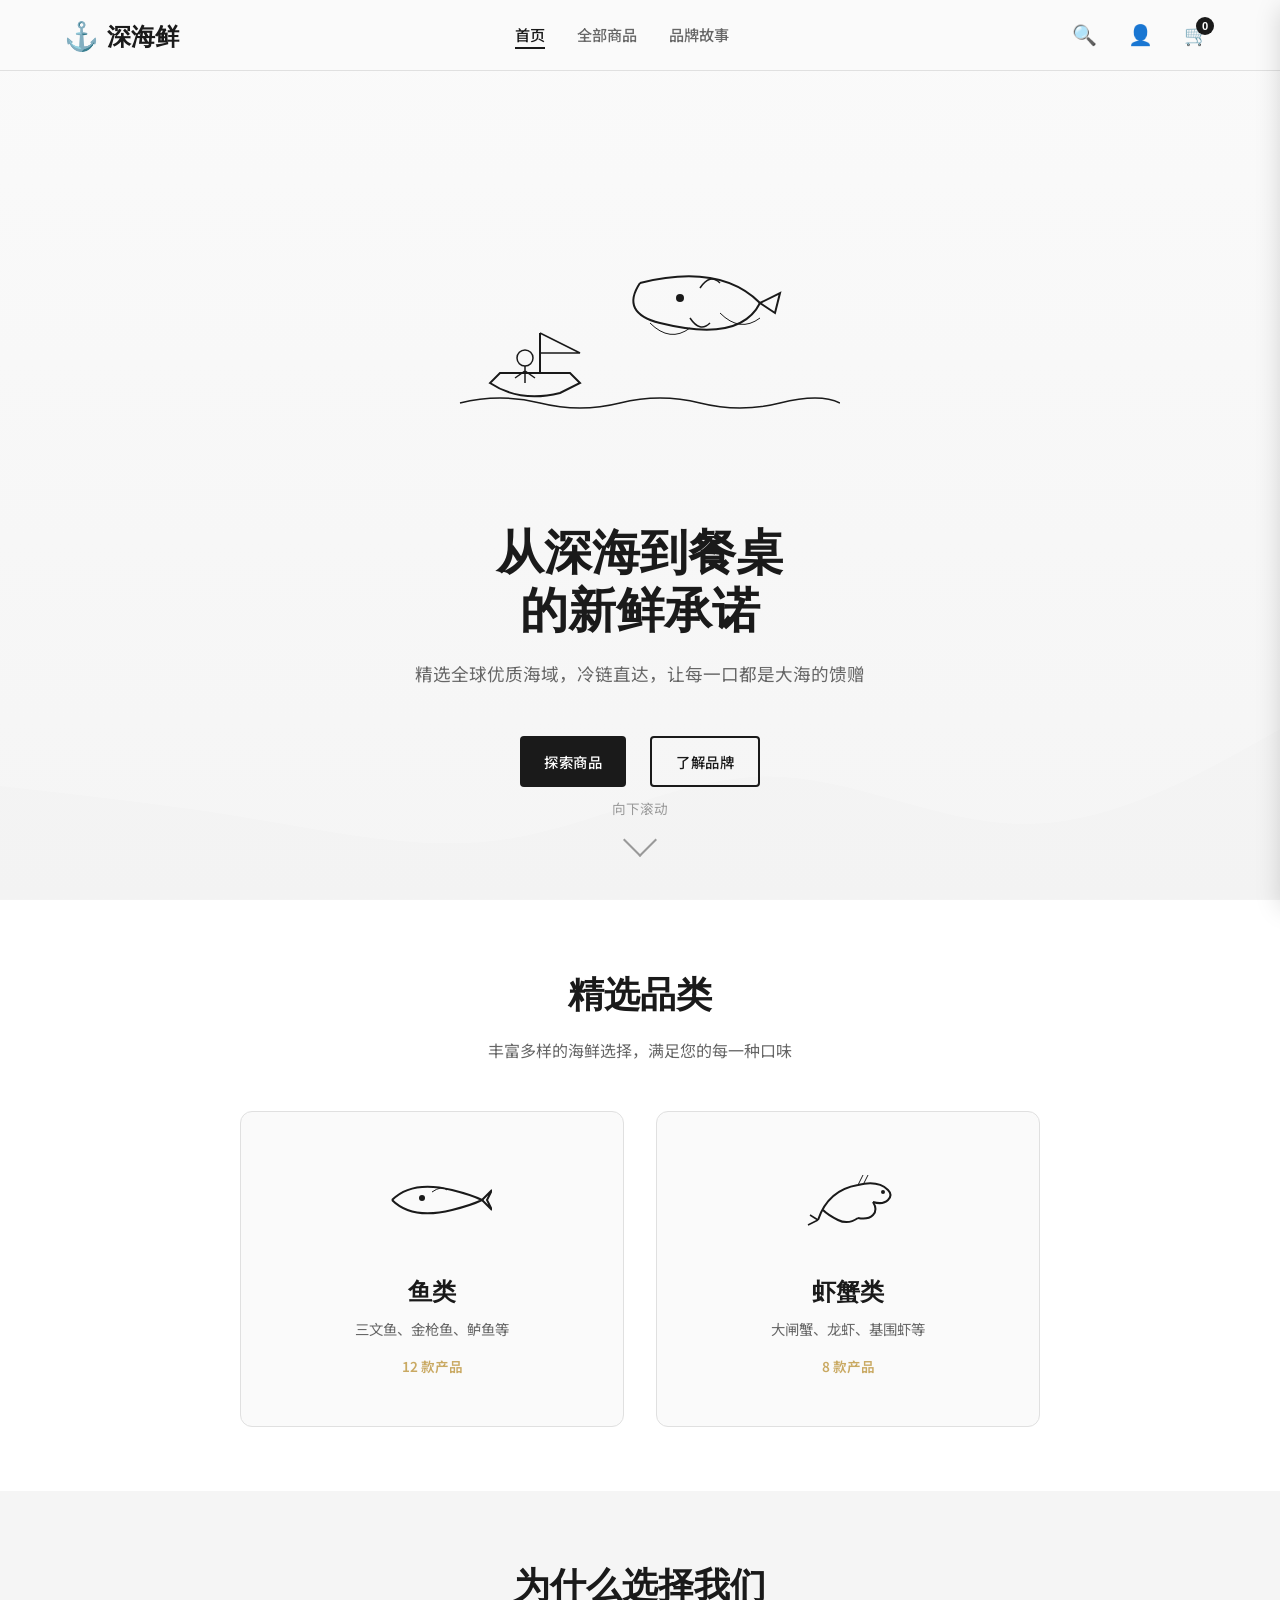
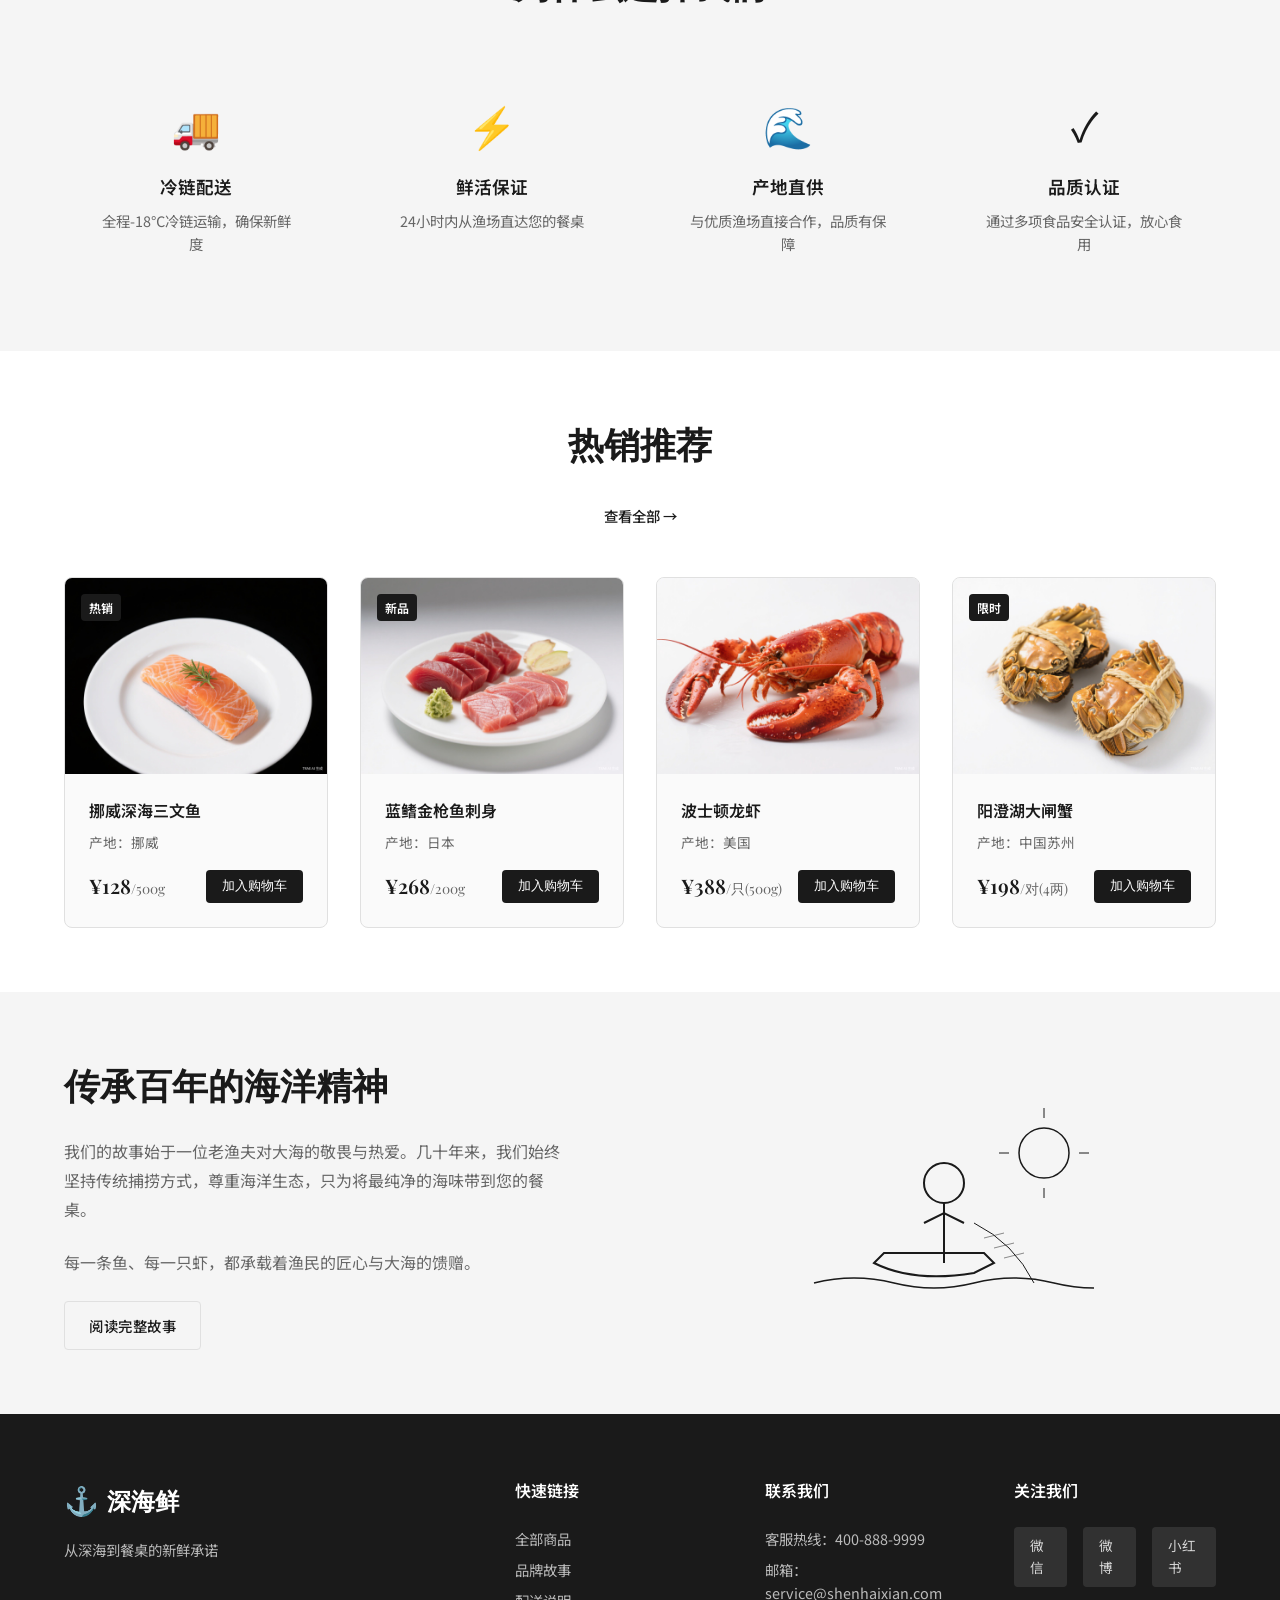
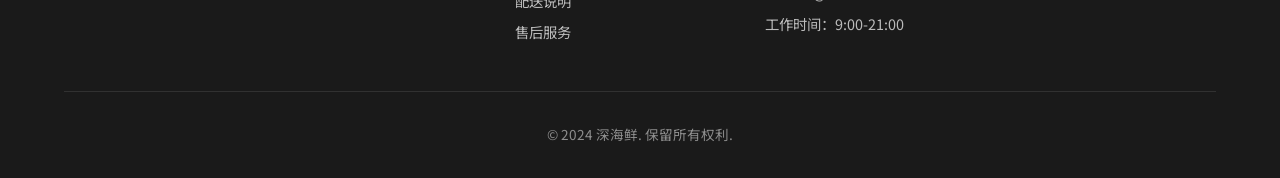
<file: index.html>
<!DOCTYPE html>
<html lang="zh-CN">
<head>
    <meta charset="UTF-8">
    <meta name="viewport" content="width=device-width, initial-scale=1.0">
    <title>深海鲜 - 从深海到餐桌的新鲜承诺</title>
    <link rel="stylesheet" href="styles.css">
    <link href="https://fonts.googleapis.com/css2?family=Playfair+Display:wght@400;600;700&family=Noto+Sans+SC:wght@300;400;500;700&display=swap" rel="stylesheet">
</head>
<body>
    <!-- 导航栏 -->
    <nav class="navbar">
        <div class="nav-container">
            <a href="index.html" class="logo">
                <span class="logo-icon">⚓</span>
                <span class="logo-text">深海鲜</span>
            </a>
            <ul class="nav-menu">
                <li><a href="index.html" class="active">首页</a></li>
                <li><a href="products.html">全部商品</a></li>
                <li><a href="about.html">品牌故事</a></li>
            </ul>
            <div class="nav-actions">
                <button class="icon-btn" id="searchBtn">🔍</button>
                <button class="icon-btn" id="userBtn">👤</button>
                <button class="icon-btn cart-btn" id="cartBtn">
                    🛒
                    <span class="cart-count">0</span>
                </button>
                <button class="mobile-menu-btn" id="mobileMenuBtn">☰</button>
            </div>
        </div>
    </nav>

    <!-- Hero区域 -->
    <section class="hero">
        <div class="hero-bg">
            <div class="wave-pattern"></div>
        </div>
        <div class="hero-content">
            <div class="hero-illustration">
                <svg viewBox="0 0 400 300" class="fishing-scene">
                    <!-- 渔船 -->
                    <path d="M50 200 Q80 220 120 210 L140 200 L130 190 L60 190 Z" fill="none" stroke="#1a1a1a" stroke-width="2"/>
                    <line x1="100" y1="190" x2="100" y2="150" stroke="#1a1a1a" stroke-width="2"/>
                    <path d="M100 150 L140 170 L100 170" fill="none" stroke="#1a1a1a" stroke-width="1.5"/>
                    <!-- 渔夫剪影 -->
                    <circle cx="85" cy="175" r="8" fill="none" stroke="#1a1a1a" stroke-width="1.5"/>
                    <path d="M85 183 L85 200 M75 195 L85 188 L95 195" fill="none" stroke="#1a1a1a" stroke-width="1.5"/>
                    <!-- 大鱼 -->
                    <path d="M200 100 Q280 80 320 120 Q300 160 220 140 Q180 130 200 100" fill="none" stroke="#1a1a1a" stroke-width="2"/>
                    <path d="M320 120 L340 110 L335 130 Z" fill="none" stroke="#1a1a1a" stroke-width="2"/>
                    <circle cx="240" cy="115" r="4" fill="#1a1a1a"/>
                    <!-- 鱼鳍 -->
                    <path d="M260 105 Q270 90 280 100" fill="none" stroke="#1a1a1a" stroke-width="1.5"/>
                    <path d="M250 135 Q260 150 270 140" fill="none" stroke="#1a1a1a" stroke-width="1.5"/>
                    <!-- 水花 -->
                    <path d="M210 140 Q230 160 250 145" fill="none" stroke="#1a1a1a" stroke-width="1"/>
                    <path d="M280 130 Q300 150 320 135" fill="none" stroke="#1a1a1a" stroke-width="1"/>
                    <!-- 波浪 -->
                    <path d="M20 220 Q60 210 100 220 Q140 230 180 220 Q220 210 260 220 Q300 230 340 220 Q380 210 400 220" fill="none" stroke="#1a1a1a" stroke-width="1.5"/>
                </svg>
            </div>
            <h1 class="hero-title">从深海到餐桌<br>的新鲜承诺</h1>
            <p class="hero-subtitle">精选全球优质海域，冷链直达，让每一口都是大海的馈赠</p>
            <div class="hero-actions">
                <a href="products.html" class="btn btn-primary">探索商品</a>
                <a href="about.html" class="btn btn-secondary">了解品牌</a>
            </div>
        </div>
        <div class="scroll-indicator">
            <span>向下滚动</span>
            <div class="scroll-arrow"></div>
        </div>
    </section>

    <!-- 产品分类 -->
    <section class="categories">
        <div class="container">
            <div class="section-header">
                <h2 class="section-title">精选品类</h2>
                <p class="section-subtitle">丰富多样的海鲜选择，满足您的每一种口味</p>
            </div>
            <div class="category-grid">
                <a href="products.html?category=fish" class="category-card">
                    <div class="category-illustration">
                        <svg viewBox="0 0 120 80" class="category-icon">
                            <path d="M20 40 Q40 20 80 30 Q100 35 110 40 Q100 45 80 50 Q40 60 20 40" fill="none" stroke="#1a1a1a" stroke-width="2"/>
                            <path d="M110 40 L120 30 L115 40 L120 50 Z" fill="none" stroke="#1a1a1a" stroke-width="2"/>
                            <circle cx="50" cy="38" r="3" fill="#1a1a1a"/>
                            <path d="M60 32 Q70 25 75 30" fill="none" stroke="#1a1a1a" stroke-width="1"/>
                        </svg>
                    </div>
                    <h3>鱼类</h3>
                    <p>三文鱼、金枪鱼、鲈鱼等</p>
                    <span class="product-count">12 款产品</span>
                </a>
                <a href="products.html?category=shrimp" class="category-card">
                    <div class="category-illustration">
                        <svg viewBox="0 0 120 80" class="category-icon">
                            <path d="M30 60 Q40 30 70 25 Q90 20 100 30 Q105 35 100 40 Q95 45 85 42" fill="none" stroke="#1a1a1a" stroke-width="2"/>
                            <path d="M85 42 Q90 50 85 55 Q80 60 70 58" fill="none" stroke="#1a1a1a" stroke-width="2"/>
                            <path d="M70 58 Q60 65 50 60 Q40 55 35 50" fill="none" stroke="#1a1a1a" stroke-width="2"/>
                            <path d="M30 60 L20 65 M30 60 L22 55" fill="none" stroke="#1a1a1a" stroke-width="1.5"/>
                            <circle cx="95" cy="32" r="2" fill="#1a1a1a"/>
                            <path d="M70 25 L75 15 M75 25 L80 15" fill="none" stroke="#1a1a1a" stroke-width="1"/>
                        </svg>
                    </div>
                    <h3>虾蟹类</h3>
                    <p>大闸蟹、龙虾、基围虾等</p>
                    <span class="product-count">8 款产品</span>
                </a>
            </div>
        </div>
    </section>

    <!-- 特色服务 -->
    <section class="features">
        <div class="container">
            <div class="section-header">
                <h2 class="section-title">为什么选择我们</h2>
            </div>
            <div class="feature-grid">
                <div class="feature-item">
                    <div class="feature-icon">🚚</div>
                    <h3>冷链配送</h3>
                    <p>全程-18℃冷链运输，确保新鲜度</p>
                </div>
                <div class="feature-item">
                    <div class="feature-icon">⚡</div>
                    <h3>鲜活保证</h3>
                    <p>24小时内从渔场直达您的餐桌</p>
                </div>
                <div class="feature-item">
                    <div class="feature-icon">🌊</div>
                    <h3>产地直供</h3>
                    <p>与优质渔场直接合作，品质有保障</p>
                </div>
                <div class="feature-item">
                    <div class="feature-icon">✓</div>
                    <h3>品质认证</h3>
                    <p>通过多项食品安全认证，放心食用</p>
                </div>
            </div>
        </div>
    </section>

    <!-- 热销产品 -->
    <section class="featured-products">
        <div class="container">
            <div class="section-header">
                <h2 class="section-title">热销推荐</h2>
                <a href="products.html" class="view-all">查看全部 →</a>
            </div>
            <div class="product-grid">
                <div class="product-card" data-product-id="1">
                    <div class="product-image">
                        <img src="images/salmon.jpg" alt="挪威深海三文鱼" loading="lazy">
                        <span class="product-tag">热销</span>
                    </div>
                    <div class="product-info">
                        <h3 class="product-name">挪威深海三文鱼</h3>
                        <p class="product-origin">产地：挪威</p>
                        <div class="product-footer">
                            <span class="product-price">¥128<span>/500g</span></span>
                            <button class="add-to-cart" data-product-id="1">加入购物车</button>
                        </div>
                    </div>
                </div>
                <div class="product-card" data-product-id="2">
                    <div class="product-image">
                        <img src="images/tuna.jpg" alt="蓝鳍金枪鱼刺身" loading="lazy">
                        <span class="product-tag">新品</span>
                    </div>
                    <div class="product-info">
                        <h3 class="product-name">蓝鳍金枪鱼刺身</h3>
                        <p class="product-origin">产地：日本</p>
                        <div class="product-footer">
                            <span class="product-price">¥268<span>/200g</span></span>
                            <button class="add-to-cart" data-product-id="2">加入购物车</button>
                        </div>
                    </div>
                </div>
                <div class="product-card" data-product-id="3">
                    <div class="product-image">
                        <img src="images/lobster.jpg" alt="波士顿龙虾" loading="lazy">
                    </div>
                    <div class="product-info">
                        <h3 class="product-name">波士顿龙虾</h3>
                        <p class="product-origin">产地：美国</p>
                        <div class="product-footer">
                            <span class="product-price">¥388<span>/只(500g)</span></span>
                            <button class="add-to-cart" data-product-id="3">加入购物车</button>
                        </div>
                    </div>
                </div>
                <div class="product-card" data-product-id="4">
                    <div class="product-image">
                        <img src="images/crab.jpg" alt="阳澄湖大闸蟹" loading="lazy">
                        <span class="product-tag">限时</span>
                    </div>
                    <div class="product-info">
                        <h3 class="product-name">阳澄湖大闸蟹</h3>
                        <p class="product-origin">产地：中国苏州</p>
                        <div class="product-footer">
                            <span class="product-price">¥198<span>/对(4两)</span></span>
                            <button class="add-to-cart" data-product-id="4">加入购物车</button>
                        </div>
                    </div>
                </div>
            </div>
        </div>
    </section>

    <!-- 品牌故事预览 -->
    <section class="brand-preview">
        <div class="container">
            <div class="brand-content">
                <div class="brand-text">
                    <h2 class="section-title">传承百年的海洋精神</h2>
                    <p>我们的故事始于一位老渔夫对大海的敬畏与热爱。几十年来，我们始终坚持传统捕捞方式，尊重海洋生态，只为将最纯净的海味带到您的餐桌。</p>
                    <p>每一条鱼、每一只虾，都承载着渔民的匠心与大海的馈赠。</p>
                    <a href="about.html" class="btn btn-outline">阅读完整故事</a>
                </div>
                <div class="brand-illustration">
                    <svg viewBox="0 0 300 200" class="fisherman-scene">
                        <!-- 老渔夫 -->
                        <circle cx="150" cy="80" r="20" fill="none" stroke="#1a1a1a" stroke-width="2"/>
                        <path d="M150 100 L150 160 M130 120 L150 110 L170 120" fill="none" stroke="#1a1a1a" stroke-width="2"/>
                        <!-- 渔船 -->
                        <path d="M80 160 Q120 180 180 170 L200 160 L190 150 L90 150 Z" fill="none" stroke="#1a1a1a" stroke-width="2"/>
                        <!-- 渔网 -->
                        <path d="M180 120 Q220 140 240 180" fill="none" stroke="#1a1a1a" stroke-width="1"/>
                        <line x1="190" y1="135" x2="210" y2="130" stroke="#1a1a1a" stroke-width="0.5"/>
                        <line x1="200" y1="145" x2="220" y2="140" stroke="#1a1a1a" stroke-width="0.5"/>
                        <line x1="210" y1="155" x2="230" y2="150" stroke="#1a1a1a" stroke-width="0.5"/>
                        <!-- 海浪 -->
                        <path d="M20 180 Q60 170 100 180 Q140 190 180 180 Q220 170 260 180 Q300 190 340 180" fill="none" stroke="#1a1a1a" stroke-width="1.5"/>
                        <!-- 太阳 -->
                        <circle cx="250" cy="50" r="25" fill="none" stroke="#1a1a1a" stroke-width="1.5"/>
                        <line x1="250" y1="15" x2="250" y2="5" stroke="#1a1a1a" stroke-width="1"/>
                        <line x1="250" y1="85" x2="250" y2="95" stroke="#1a1a1a" stroke-width="1"/>
                        <line x1="215" y1="50" x2="205" y2="50" stroke="#1a1a1a" stroke-width="1"/>
                        <line x1="285" y1="50" x2="295" y2="50" stroke="#1a1a1a" stroke-width="1"/>
                    </svg>
                </div>
            </div>
        </div>
    </section>

    <!-- 页脚 -->
    <footer class="footer">
        <div class="container">
            <div class="footer-grid">
                <div class="footer-brand">
                    <a href="index.html" class="logo">
                        <span class="logo-icon">⚓</span>
                        <span class="logo-text">深海鲜</span>
                    </a>
                    <p>从深海到餐桌的新鲜承诺</p>
                </div>
                <div class="footer-links">
                    <h4>快速链接</h4>
                    <ul>
                        <li><a href="products.html">全部商品</a></li>
                        <li><a href="about.html">品牌故事</a></li>
                        <li><a href="#">配送说明</a></li>
                        <li><a href="#">售后服务</a></li>
                    </ul>
                </div>
                <div class="footer-links">
                    <h4>联系我们</h4>
                    <ul>
                        <li>客服热线：400-888-9999</li>
                        <li>邮箱：service@shenhaixian.com</li>
                        <li>工作时间：9:00-21:00</li>
                    </ul>
                </div>
                <div class="footer-social">
                    <h4>关注我们</h4>
                    <div class="social-links">
                        <a href="#" class="social-link">微信</a>
                        <a href="#" class="social-link">微博</a>
                        <a href="#" class="social-link">小红书</a>
                    </div>
                </div>
            </div>
            <div class="footer-bottom">
                <p>&copy; 2024 深海鲜. 保留所有权利.</p>
            </div>
        </div>
    </footer>

    <!-- 购物车侧边栏 -->
    <div class="cart-sidebar" id="cartSidebar">
        <div class="cart-header">
            <h3>购物车</h3>
            <button class="close-btn" id="closeCart">×</button>
        </div>
        <div class="cart-items" id="cartItems">
            <!-- 购物车商品将动态插入这里 -->
        </div>
        <div class="cart-footer">
            <div class="cart-total">
                <span>总计：</span>
                <span class="total-price" id="cartTotal">¥0</span>
            </div>
            <button class="btn btn-primary btn-full">去结算</button>
        </div>
    </div>
    <div class="cart-overlay" id="cartOverlay"></div>

    <!-- 登录弹窗 -->
    <div class="modal" id="loginModal">
        <div class="modal-content">
            <div class="modal-header">
                <h3>会员登录</h3>
                <button class="close-btn" id="closeLogin">×</button>
            </div>
            <form class="login-form">
                <div class="form-group">
                    <label>手机号</label>
                    <input type="tel" placeholder="请输入手机号">
                </div>
                <div class="form-group">
                    <label>密码</label>
                    <input type="password" placeholder="请输入密码">
                </div>
                <button type="submit" class="btn btn-primary btn-full">登录</button>
                <p class="form-hint">还没有账号？<a href="#">立即注册</a></p>
            </form>
        </div>
    </div>

    <script src="script.js"></script>
</body>
</html>
</file>
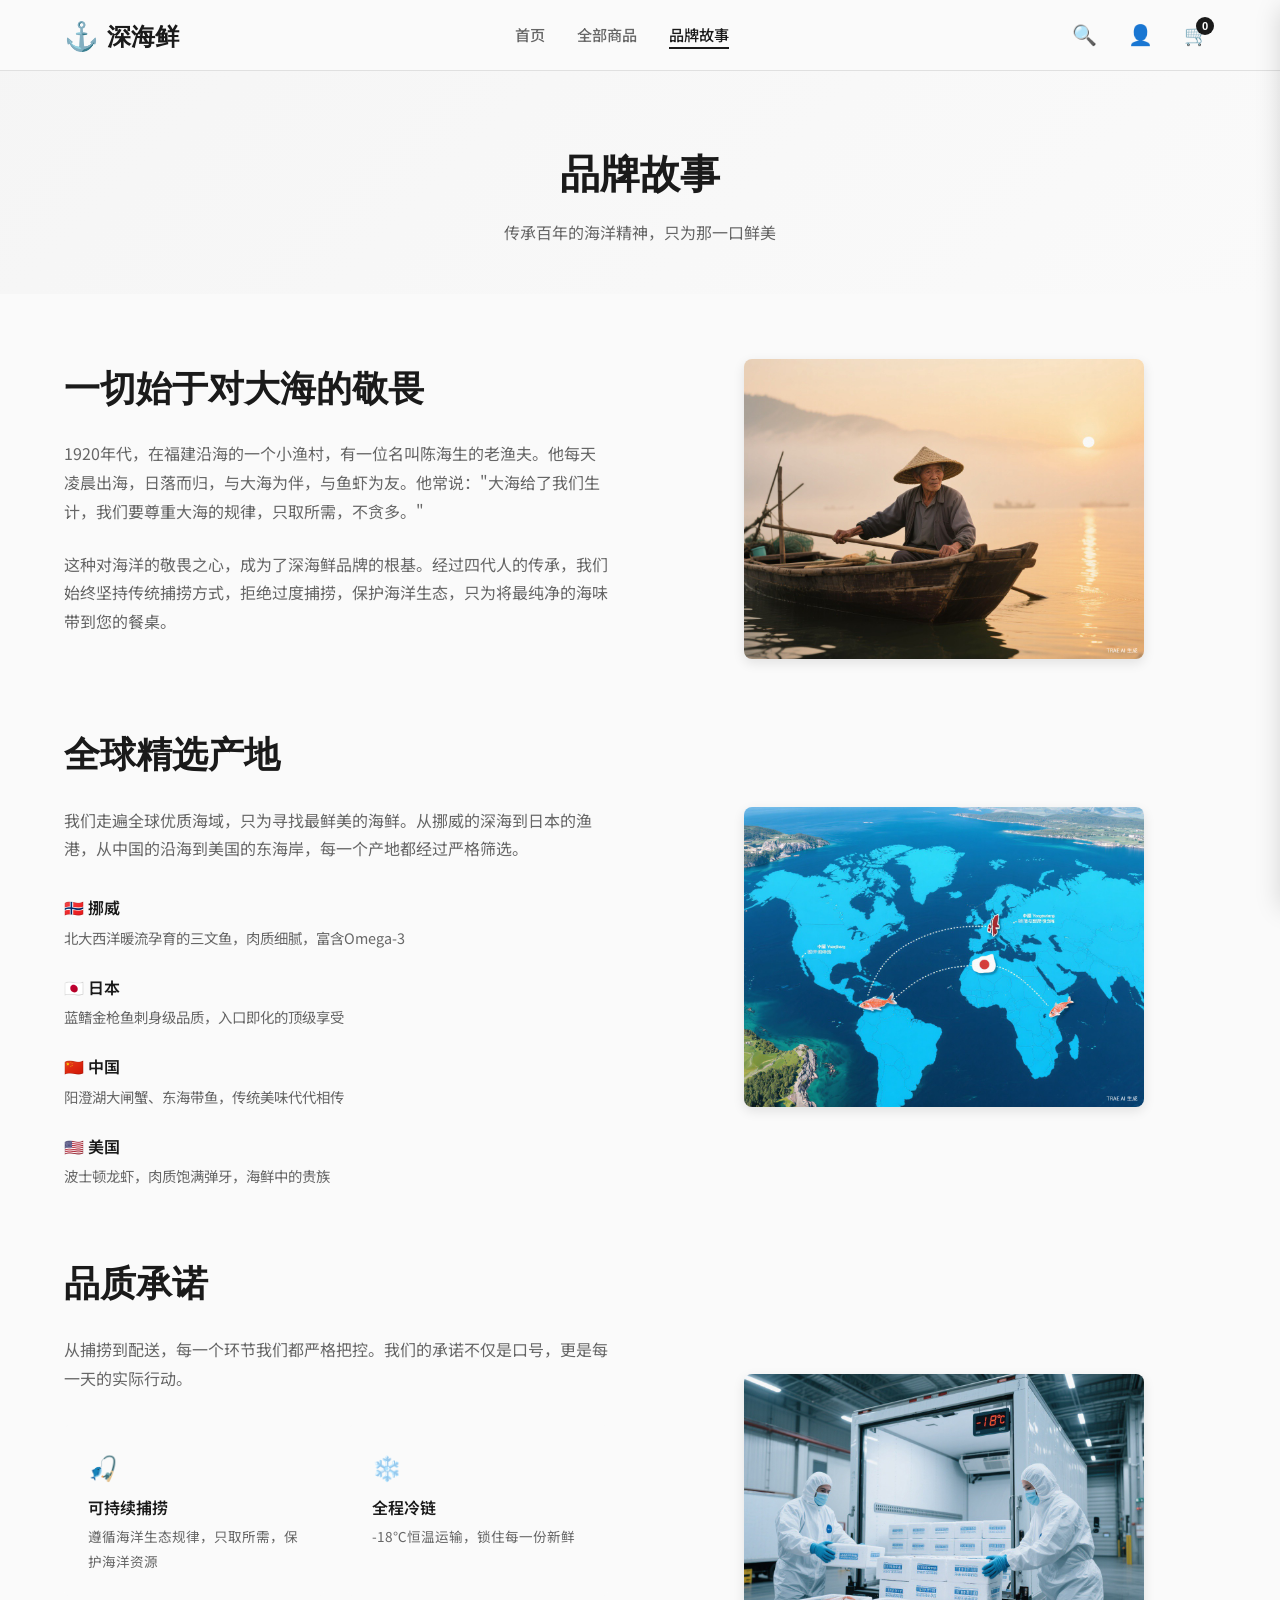
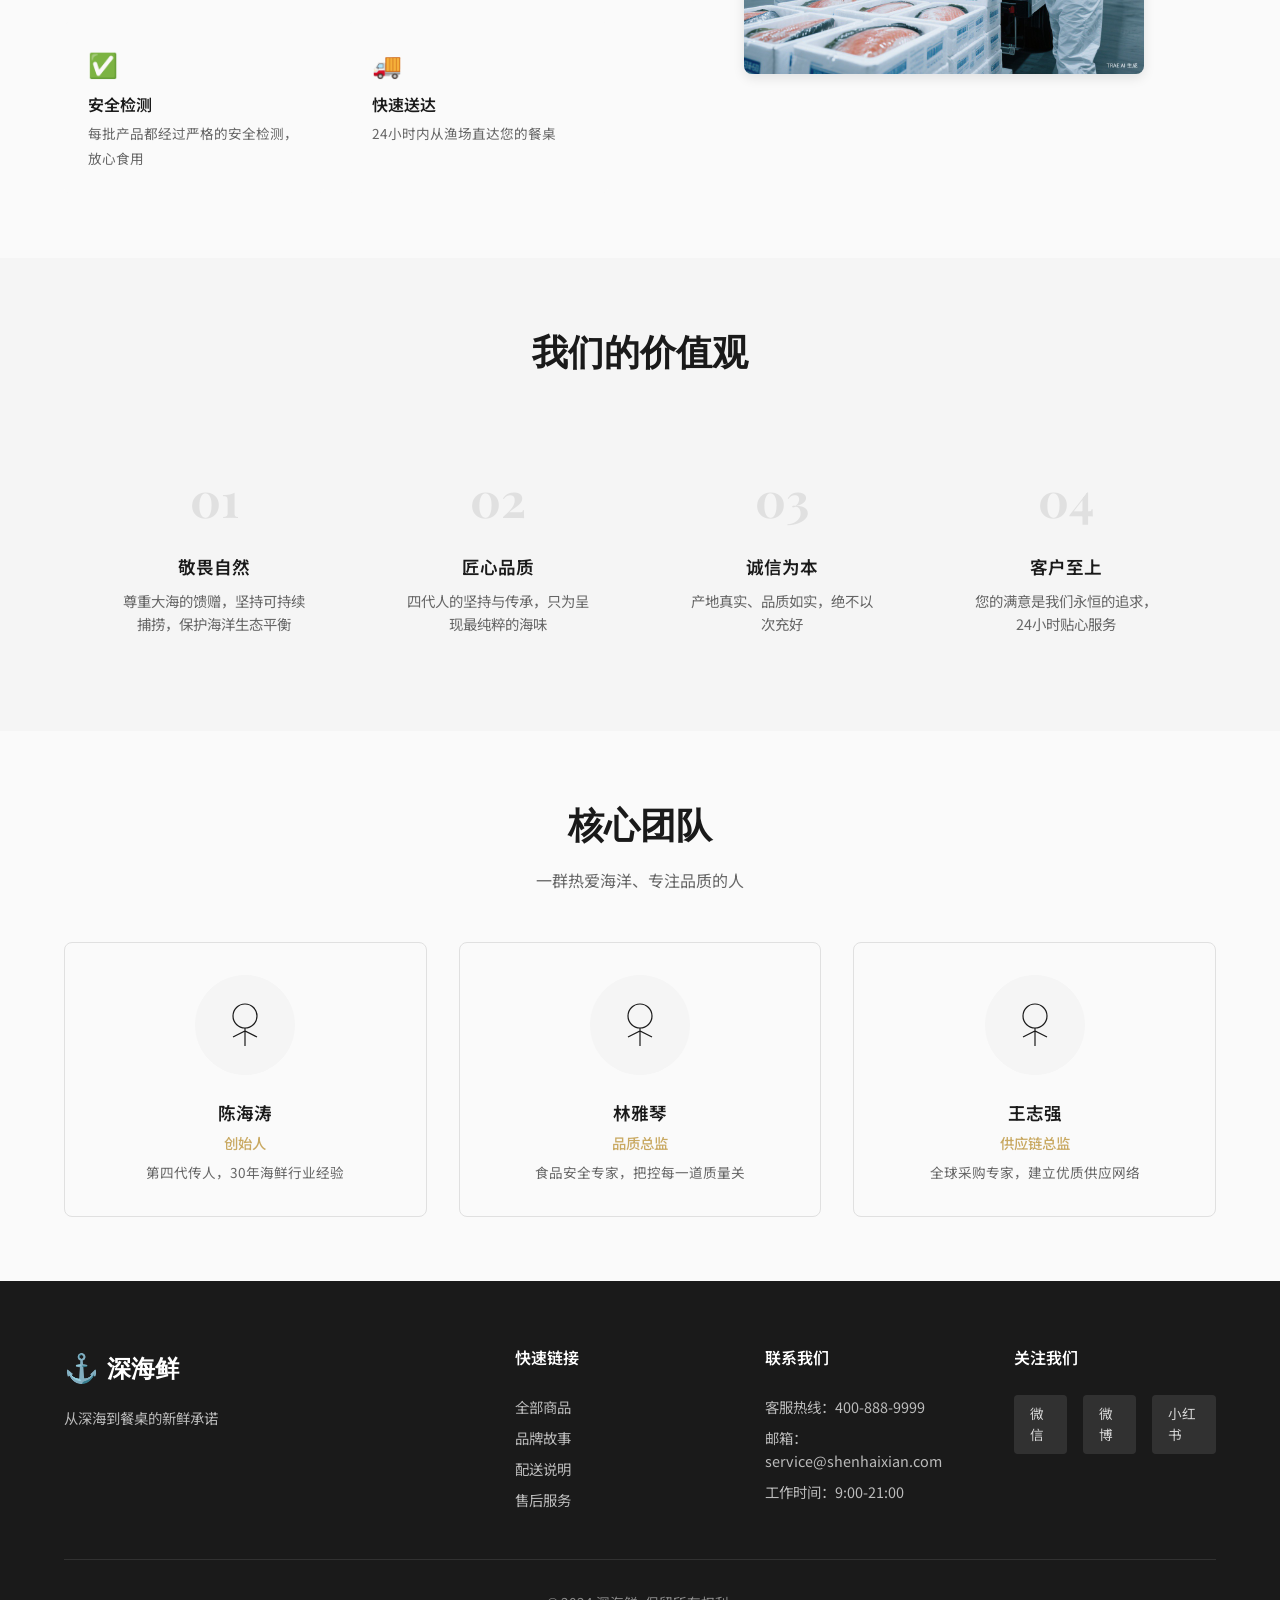
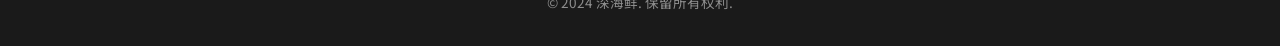
<file: about.html>
<!DOCTYPE html>
<html lang="zh-CN">
<head>
    <meta charset="UTF-8">
    <meta name="viewport" content="width=device-width, initial-scale=1.0">
    <title>品牌故事 - 深海鲜</title>
    <link rel="stylesheet" href="styles.css">
    <link href="https://fonts.googleapis.com/css2?family=Playfair+Display:wght@400;600;700&family=Noto+Sans+SC:wght@300;400;500;700&display=swap" rel="stylesheet">
</head>
<body>
    <!-- 导航栏 -->
    <nav class="navbar">
        <div class="nav-container">
            <a href="index.html" class="logo">
                <span class="logo-icon">⚓</span>
                <span class="logo-text">深海鲜</span>
            </a>
            <ul class="nav-menu">
                <li><a href="index.html">首页</a></li>
                <li><a href="products.html">全部商品</a></li>
                <li><a href="about.html" class="active">品牌故事</a></li>
            </ul>
            <div class="nav-actions">
                <button class="icon-btn" id="searchBtn">🔍</button>
                <button class="icon-btn" id="userBtn">👤</button>
                <button class="icon-btn cart-btn" id="cartBtn">
                    🛒
                    <span class="cart-count">0</span>
                </button>
                <button class="mobile-menu-btn" id="mobileMenuBtn">☰</button>
            </div>
        </div>
    </nav>

    <!-- 页面标题 -->
    <section class="page-header about-header">
        <div class="container">
            <h1 class="page-title">品牌故事</h1>
            <p class="page-subtitle">传承百年的海洋精神，只为那一口鲜美</p>
        </div>
    </section>

    <!-- 品牌故事内容 -->
    <section class="about-content">
        <div class="container">
            <!-- 创始故事 -->
            <div class="story-section">
                <div class="story-text">
                    <h2 class="section-title">一切始于对大海的敬畏</h2>
                    <p>1920年代，在福建沿海的一个小渔村，有一位名叫陈海生的老渔夫。他每天凌晨出海，日落而归，与大海为伴，与鱼虾为友。他常说："大海给了我们生计，我们要尊重大海的规律，只取所需，不贪多。"</p>
                    <p>这种对海洋的敬畏之心，成为了深海鲜品牌的根基。经过四代人的传承，我们始终坚持传统捕捞方式，拒绝过度捕捞，保护海洋生态，只为将最纯净的海味带到您的餐桌。</p>
                </div>
                <div class="story-illustration">
                    <img src="images/fisherman.jpg" alt="老渔夫出海" loading="lazy">
                </div>
            </div>

            <!-- 产地介绍 -->
            <div class="story-section reverse">
                <div class="story-illustration">
                    <img src="images/worldmap.jpg" alt="全球产地分布" loading="lazy">
                </div>
                <div class="story-text">
                    <h2 class="section-title">全球精选产地</h2>
                    <p>我们走遍全球优质海域，只为寻找最鲜美的海鲜。从挪威的深海到日本的渔港，从中国的沿海到美国的东海岸，每一个产地都经过严格筛选。</p>
                    <div class="origin-list">
                        <div class="origin-item">
                            <h4>🇳🇴 挪威</h4>
                            <p>北大西洋暖流孕育的三文鱼，肉质细腻，富含Omega-3</p>
                        </div>
                        <div class="origin-item">
                            <h4>🇯🇵 日本</h4>
                            <p>蓝鳍金枪鱼刺身级品质，入口即化的顶级享受</p>
                        </div>
                        <div class="origin-item">
                            <h4>🇨🇳 中国</h4>
                            <p>阳澄湖大闸蟹、东海带鱼，传统美味代代相传</p>
                        </div>
                        <div class="origin-item">
                            <h4>🇺🇸 美国</h4>
                            <p>波士顿龙虾，肉质饱满弹牙，海鲜中的贵族</p>
                        </div>
                    </div>
                </div>
            </div>

            <!-- 品质承诺 -->
            <div class="story-section">
                <div class="story-text">
                    <h2 class="section-title">品质承诺</h2>
                    <p>从捕捞到配送，每一个环节我们都严格把控。我们的承诺不仅是口号，更是每一天的实际行动。</p>
                    <div class="promise-grid">
                        <div class="promise-item">
                            <div class="promise-icon">🎣</div>
                            <h4>可持续捕捞</h4>
                            <p>遵循海洋生态规律，只取所需，保护海洋资源</p>
                        </div>
                        <div class="promise-item">
                            <div class="promise-icon">❄️</div>
                            <h4>全程冷链</h4>
                            <p>-18℃恒温运输，锁住每一份新鲜</p>
                        </div>
                        <div class="promise-item">
                            <div class="promise-icon">✅</div>
                            <h4>安全检测</h4>
                            <p>每批产品都经过严格的安全检测，放心食用</p>
                        </div>
                        <div class="promise-item">
                            <div class="promise-icon">🚚</div>
                            <h4>快速送达</h4>
                            <p>24小时内从渔场直达您的餐桌</p>
                        </div>
                    </div>
                </div>
                <div class="story-illustration">
                    <img src="images/coldchain.jpg" alt="冷链配送" loading="lazy">
                </div>
            </div>

            <!-- 价值观 -->
            <div class="values-section">
                <div class="section-header">
                    <h2 class="section-title">我们的价值观</h2>
                </div>
                <div class="values-grid">
                    <div class="value-card">
                        <div class="value-number">01</div>
                        <h3>敬畏自然</h3>
                        <p>尊重大海的馈赠，坚持可持续捕捞，保护海洋生态平衡</p>
                    </div>
                    <div class="value-card">
                        <div class="value-number">02</div>
                        <h3>匠心品质</h3>
                        <p>四代人的坚持与传承，只为呈现最纯粹的海味</p>
                    </div>
                    <div class="value-card">
                        <div class="value-number">03</div>
                        <h3>诚信为本</h3>
                        <p>产地真实、品质如实，绝不以次充好</p>
                    </div>
                    <div class="value-card">
                        <div class="value-number">04</div>
                        <h3>客户至上</h3>
                        <p>您的满意是我们永恒的追求，24小时贴心服务</p>
                    </div>
                </div>
            </div>

            <!-- 团队介绍 -->
            <div class="team-section">
                <div class="section-header">
                    <h2 class="section-title">核心团队</h2>
                    <p class="section-subtitle">一群热爱海洋、专注品质的人</p>
                </div>
                <div class="team-grid">
                    <div class="team-card">
                        <div class="team-avatar">
                            <svg viewBox="0 0 100 100" class="avatar-svg">
                                <circle cx="50" cy="35" r="20" fill="none" stroke="#1a1a1a" stroke-width="2"/>
                                <path d="M50 55 L50 85 M30 70 L50 60 L70 70" fill="none" stroke="#1a1a1a" stroke-width="2"/>
                            </svg>
                        </div>
                        <h4>陈海涛</h4>
                        <p class="team-role">创始人</p>
                        <p class="team-desc">第四代传人，30年海鲜行业经验</p>
                    </div>
                    <div class="team-card">
                        <div class="team-avatar">
                            <svg viewBox="0 0 100 100" class="avatar-svg">
                                <circle cx="50" cy="35" r="20" fill="none" stroke="#1a1a1a" stroke-width="2"/>
                                <path d="M50 55 L50 85 M30 70 L50 60 L70 70" fill="none" stroke="#1a1a1a" stroke-width="2"/>
                            </svg>
                        </div>
                        <h4>林雅琴</h4>
                        <p class="team-role">品质总监</p>
                        <p class="team-desc">食品安全专家，把控每一道质量关</p>
                    </div>
                    <div class="team-card">
                        <div class="team-avatar">
                            <svg viewBox="0 0 100 100" class="avatar-svg">
                                <circle cx="50" cy="35" r="20" fill="none" stroke="#1a1a1a" stroke-width="2"/>
                                <path d="M50 55 L50 85 M30 70 L50 60 L70 70" fill="none" stroke="#1a1a1a" stroke-width="2"/>
                            </svg>
                        </div>
                        <h4>王志强</h4>
                        <p class="team-role">供应链总监</p>
                        <p class="team-desc">全球采购专家，建立优质供应网络</p>
                    </div>
                </div>
            </div>
        </div>
    </section>

    <!-- 页脚 -->
    <footer class="footer">
        <div class="container">
            <div class="footer-grid">
                <div class="footer-brand">
                    <a href="index.html" class="logo">
                        <span class="logo-icon">⚓</span>
                        <span class="logo-text">深海鲜</span>
                    </a>
                    <p>从深海到餐桌的新鲜承诺</p>
                </div>
                <div class="footer-links">
                    <h4>快速链接</h4>
                    <ul>
                        <li><a href="products.html">全部商品</a></li>
                        <li><a href="about.html">品牌故事</a></li>
                        <li><a href="#">配送说明</a></li>
                        <li><a href="#">售后服务</a></li>
                    </ul>
                </div>
                <div class="footer-links">
                    <h4>联系我们</h4>
                    <ul>
                        <li>客服热线：400-888-9999</li>
                        <li>邮箱：service@shenhaixian.com</li>
                        <li>工作时间：9:00-21:00</li>
                    </ul>
                </div>
                <div class="footer-social">
                    <h4>关注我们</h4>
                    <div class="social-links">
                        <a href="#" class="social-link">微信</a>
                        <a href="#" class="social-link">微博</a>
                        <a href="#" class="social-link">小红书</a>
                    </div>
                </div>
            </div>
            <div class="footer-bottom">
                <p>&copy; 2024 深海鲜. 保留所有权利.</p>
            </div>
        </div>
    </footer>

    <!-- 购物车侧边栏 -->
    <div class="cart-sidebar" id="cartSidebar">
        <div class="cart-header">
            <h3>购物车</h3>
            <button class="close-btn" id="closeCart">×</button>
        </div>
        <div class="cart-items" id="cartItems">
            <!-- 购物车商品将动态插入这里 -->
        </div>
        <div class="cart-footer">
            <div class="cart-total">
                <span>总计：</span>
                <span class="total-price" id="cartTotal">¥0</span>
            </div>
            <button class="btn btn-primary btn-full">去结算</button>
        </div>
    </div>
    <div class="cart-overlay" id="cartOverlay"></div>

    <!-- 登录弹窗 -->
    <div class="modal" id="loginModal">
        <div class="modal-content">
            <div class="modal-header">
                <h3>会员登录</h3>
                <button class="close-btn" id="closeLogin">×</button>
            </div>
            <form class="login-form">
                <div class="form-group">
                    <label>手机号</label>
                    <input type="tel" placeholder="请输入手机号">
                </div>
                <div class="form-group">
                    <label>密码</label>
                    <input type="password" placeholder="请输入密码">
                </div>
                <button type="submit" class="btn btn-primary btn-full">登录</button>
                <p class="form-hint">还没有账号？<a href="#">立即注册</a></p>
            </form>
        </div>
    </div>

    <script src="script.js"></script>
</body>
</html>
</file>
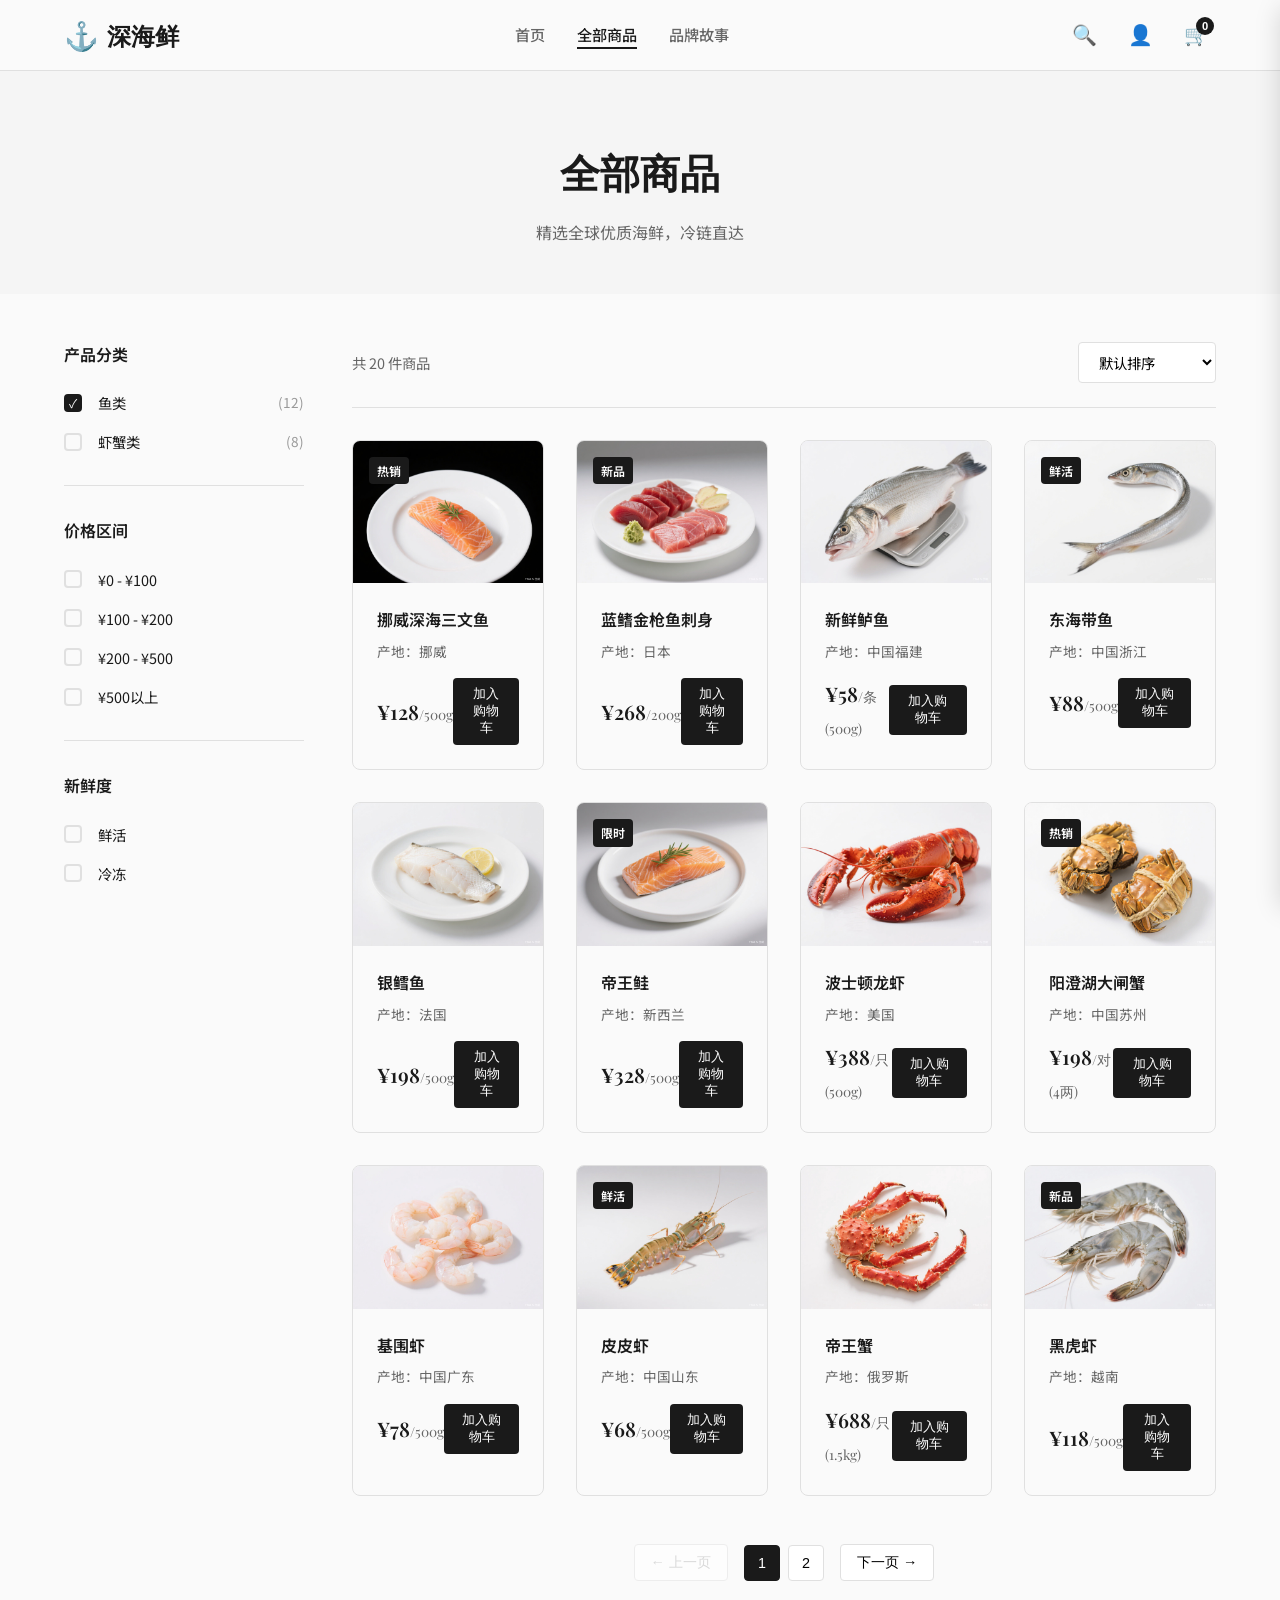
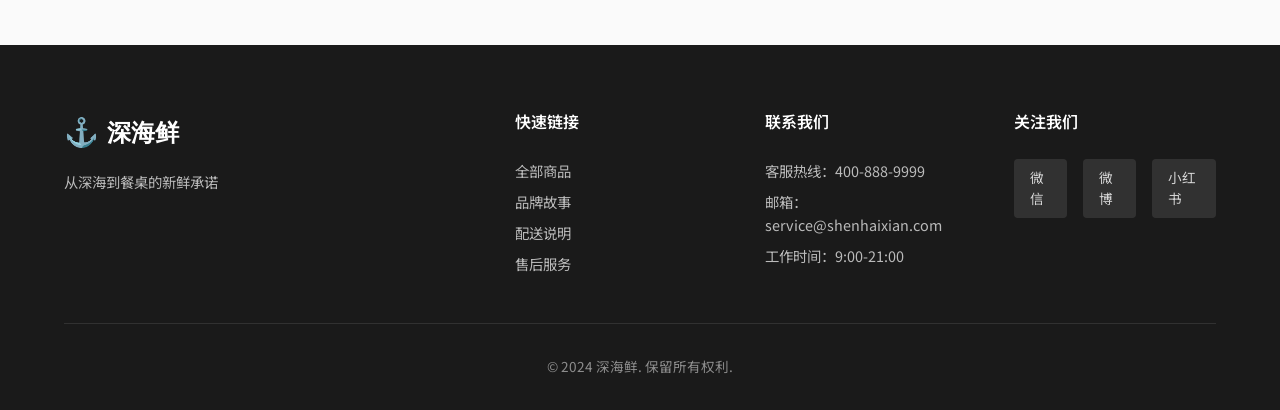
<file: products.html>
<!DOCTYPE html>
<html lang="zh-CN">
<head>
    <meta charset="UTF-8">
    <meta name="viewport" content="width=device-width, initial-scale=1.0">
    <title>全部商品 - 深海鲜</title>
    <link rel="stylesheet" href="styles.css">
    <link href="https://fonts.googleapis.com/css2?family=Playfair+Display:wght@400;600;700&family=Noto+Sans+SC:wght@300;400;500;700&display=swap" rel="stylesheet">
</head>
<body>
    <!-- 导航栏 -->
    <nav class="navbar">
        <div class="nav-container">
            <a href="index.html" class="logo">
                <span class="logo-icon">⚓</span>
                <span class="logo-text">深海鲜</span>
            </a>
            <ul class="nav-menu">
                <li><a href="index.html">首页</a></li>
                <li><a href="products.html" class="active">全部商品</a></li>
                <li><a href="about.html">品牌故事</a></li>
            </ul>
            <div class="nav-actions">
                <button class="icon-btn" id="searchBtn">🔍</button>
                <button class="icon-btn" id="userBtn">👤</button>
                <button class="icon-btn cart-btn" id="cartBtn">
                    🛒
                    <span class="cart-count">0</span>
                </button>
                <button class="mobile-menu-btn" id="mobileMenuBtn">☰</button>
            </div>
        </div>
    </nav>

    <!-- 页面标题 -->
    <section class="page-header">
        <div class="container">
            <h1 class="page-title">全部商品</h1>
            <p class="page-subtitle">精选全球优质海鲜，冷链直达</p>
        </div>
    </section>

    <!-- 产品列表区域 -->
    <section class="products-section">
        <div class="container">
            <div class="products-layout">
                <!-- 侧边筛选栏 -->
                <aside class="filter-sidebar">
                    <div class="filter-group">
                        <h4>产品分类</h4>
                        <ul class="filter-list">
                            <li>
                                <label class="filter-checkbox">
                                    <input type="checkbox" name="category" value="fish" checked>
                                    <span class="checkmark"></span>
                                    <span class="filter-label">鱼类</span>
                                    <span class="filter-count">(12)</span>
                                </label>
                            </li>
                            <li>
                                <label class="filter-checkbox">
                                    <input type="checkbox" name="category" value="shrimp">
                                    <span class="checkmark"></span>
                                    <span class="filter-label">虾蟹类</span>
                                    <span class="filter-count">(8)</span>
                                </label>
                            </li>
                        </ul>
                    </div>
                    <div class="filter-group">
                        <h4>价格区间</h4>
                        <ul class="filter-list">
                            <li>
                                <label class="filter-checkbox">
                                    <input type="checkbox" name="price" value="0-100">
                                    <span class="checkmark"></span>
                                    <span class="filter-label">¥0 - ¥100</span>
                                </label>
                            </li>
                            <li>
                                <label class="filter-checkbox">
                                    <input type="checkbox" name="price" value="100-200">
                                    <span class="checkmark"></span>
                                    <span class="filter-label">¥100 - ¥200</span>
                                </label>
                            </li>
                            <li>
                                <label class="filter-checkbox">
                                    <input type="checkbox" name="price" value="200-500">
                                    <span class="checkmark"></span>
                                    <span class="filter-label">¥200 - ¥500</span>
                                </label>
                            </li>
                            <li>
                                <label class="filter-checkbox">
                                    <input type="checkbox" name="price" value="500+">
                                    <span class="checkmark"></span>
                                    <span class="filter-label">¥500以上</span>
                                </label>
                            </li>
                        </ul>
                    </div>
                    <div class="filter-group">
                        <h4>新鲜度</h4>
                        <ul class="filter-list">
                            <li>
                                <label class="filter-checkbox">
                                    <input type="checkbox" name="freshness" value="alive">
                                    <span class="checkmark"></span>
                                    <span class="filter-label">鲜活</span>
                                </label>
                            </li>
                            <li>
                                <label class="filter-checkbox">
                                    <input type="checkbox" name="freshness" value="frozen">
                                    <span class="checkmark"></span>
                                    <span class="filter-label">冷冻</span>
                                </label>
                            </li>
                        </ul>
                    </div>
                </aside>

                <!-- 产品网格 -->
                <div class="products-content">
                    <!-- 排序和结果数 -->
                    <div class="products-toolbar">
                        <span class="results-count">共 20 件商品</span>
                        <div class="sort-dropdown">
                            <select id="sortSelect">
                                <option value="default">默认排序</option>
                                <option value="price-asc">价格从低到高</option>
                                <option value="price-desc">价格从高到低</option>
                                <option value="newest">最新上架</option>
                            </select>
                        </div>
                    </div>

                    <!-- 产品网格 -->
                    <div class="product-grid" id="productGrid">
                        <!-- 鱼类产品 -->
                        <div class="product-card" data-product-id="1" data-category="fish">
                            <div class="product-image">
                                <img src="images/salmon.jpg" alt="挪威深海三文鱼" loading="lazy">
                                <span class="product-tag">热销</span>
                            </div>
                            <div class="product-info">
                                <h3 class="product-name">挪威深海三文鱼</h3>
                                <p class="product-origin">产地：挪威</p>
                                <div class="product-footer">
                                    <span class="product-price">¥128<span>/500g</span></span>
                                    <button class="add-to-cart" data-product-id="1">加入购物车</button>
                                </div>
                            </div>
                        </div>

                        <div class="product-card" data-product-id="2" data-category="fish">
                            <div class="product-image">
                                <img src="images/tuna.jpg" alt="蓝鳍金枪鱼刺身" loading="lazy">
                                <span class="product-tag">新品</span>
                            </div>
                            <div class="product-info">
                                <h3 class="product-name">蓝鳍金枪鱼刺身</h3>
                                <p class="product-origin">产地：日本</p>
                                <div class="product-footer">
                                    <span class="product-price">¥268<span>/200g</span></span>
                                    <button class="add-to-cart" data-product-id="2">加入购物车</button>
                                </div>
                            </div>
                        </div>

                        <div class="product-card" data-product-id="5" data-category="fish">
                            <div class="product-image">
                                <img src="images/bass.jpg" alt="新鲜鲈鱼" loading="lazy">
                            </div>
                            <div class="product-info">
                                <h3 class="product-name">新鲜鲈鱼</h3>
                                <p class="product-origin">产地：中国福建</p>
                                <div class="product-footer">
                                    <span class="product-price">¥58<span>/条(500g)</span></span>
                                    <button class="add-to-cart" data-product-id="5">加入购物车</button>
                                </div>
                            </div>
                        </div>

                        <div class="product-card" data-product-id="6" data-category="fish">
                            <div class="product-image">
                                <img src="images/ribbonfish.jpg" alt="东海带鱼" loading="lazy">
                                <span class="product-tag">鲜活</span>
                            </div>
                            <div class="product-info">
                                <h3 class="product-name">东海带鱼</h3>
                                <p class="product-origin">产地：中国浙江</p>
                                <div class="product-footer">
                                    <span class="product-price">¥88<span>/500g</span></span>
                                    <button class="add-to-cart" data-product-id="6">加入购物车</button>
                                </div>
                            </div>
                        </div>

                        <div class="product-card" data-product-id="7" data-category="fish">
                            <div class="product-image">
                                <img src="images/cod.jpg" alt="银鳕鱼" loading="lazy">
                            </div>
                            <div class="product-info">
                                <h3 class="product-name">银鳕鱼</h3>
                                <p class="product-origin">产地：法国</p>
                                <div class="product-footer">
                                    <span class="product-price">¥198<span>/500g</span></span>
                                    <button class="add-to-cart" data-product-id="7">加入购物车</button>
                                </div>
                            </div>
                        </div>

                        <div class="product-card" data-product-id="8" data-category="fish">
                            <div class="product-image">
                                <img src="images/kingsalmon.jpg" alt="帝王鲑" loading="lazy">
                                <span class="product-tag">限时</span>
                            </div>
                            <div class="product-info">
                                <h3 class="product-name">帝王鲑</h3>
                                <p class="product-origin">产地：新西兰</p>
                                <div class="product-footer">
                                    <span class="product-price">¥328<span>/500g</span></span>
                                    <button class="add-to-cart" data-product-id="8">加入购物车</button>
                                </div>
                            </div>
                        </div>

                        <!-- 虾蟹类产品 -->
                        <div class="product-card" data-product-id="3" data-category="shrimp">
                            <div class="product-image">
                                <img src="images/lobster.jpg" alt="波士顿龙虾" loading="lazy">
                            </div>
                            <div class="product-info">
                                <h3 class="product-name">波士顿龙虾</h3>
                                <p class="product-origin">产地：美国</p>
                                <div class="product-footer">
                                    <span class="product-price">¥388<span>/只(500g)</span></span>
                                    <button class="add-to-cart" data-product-id="3">加入购物车</button>
                                </div>
                            </div>
                        </div>

                        <div class="product-card" data-product-id="4" data-category="shrimp">
                            <div class="product-image">
                                <img src="images/crab.jpg" alt="阳澄湖大闸蟹" loading="lazy">
                                <span class="product-tag">热销</span>
                            </div>
                            <div class="product-info">
                                <h3 class="product-name">阳澄湖大闸蟹</h3>
                                <p class="product-origin">产地：中国苏州</p>
                                <div class="product-footer">
                                    <span class="product-price">¥198<span>/对(4两)</span></span>
                                    <button class="add-to-cart" data-product-id="4">加入购物车</button>
                                </div>
                            </div>
                        </div>

                        <div class="product-card" data-product-id="9" data-category="shrimp">
                            <div class="product-image">
                                <img src="images/shrimp.jpg" alt="基围虾" loading="lazy">
                            </div>
                            <div class="product-info">
                                <h3 class="product-name">基围虾</h3>
                                <p class="product-origin">产地：中国广东</p>
                                <div class="product-footer">
                                    <span class="product-price">¥78<span>/500g</span></span>
                                    <button class="add-to-cart" data-product-id="9">加入购物车</button>
                                </div>
                            </div>
                        </div>

                        <div class="product-card" data-product-id="10" data-category="shrimp">
                            <div class="product-image">
                                <img src="images/mantiss.jpg" alt="皮皮虾" loading="lazy">
                                <span class="product-tag">鲜活</span>
                            </div>
                            <div class="product-info">
                                <h3 class="product-name">皮皮虾</h3>
                                <p class="product-origin">产地：中国山东</p>
                                <div class="product-footer">
                                    <span class="product-price">¥68<span>/500g</span></span>
                                    <button class="add-to-cart" data-product-id="10">加入购物车</button>
                                </div>
                            </div>
                        </div>

                        <div class="product-card" data-product-id="11" data-category="shrimp">
                            <div class="product-image">
                                <img src="images/kingcrab.jpg" alt="帝王蟹" loading="lazy">
                            </div>
                            <div class="product-info">
                                <h3 class="product-name">帝王蟹</h3>
                                <p class="product-origin">产地：俄罗斯</p>
                                <div class="product-footer">
                                    <span class="product-price">¥688<span>/只(1.5kg)</span></span>
                                    <button class="add-to-cart" data-product-id="11">加入购物车</button>
                                </div>
                            </div>
                        </div>

                        <div class="product-card" data-product-id="12" data-category="shrimp">
                            <div class="product-image">
                                <img src="images/blacktiger.jpg" alt="黑虎虾" loading="lazy">
                                <span class="product-tag">新品</span>
                            </div>
                            <div class="product-info">
                                <h3 class="product-name">黑虎虾</h3>
                                <p class="product-origin">产地：越南</p>
                                <div class="product-footer">
                                    <span class="product-price">¥118<span>/500g</span></span>
                                    <button class="add-to-cart" data-product-id="12">加入购物车</button>
                                </div>
                            </div>
                        </div>
                    </div>

                    <!-- 分页 -->
                    <div class="pagination">
                        <button class="page-btn prev" disabled>← 上一页</button>
                        <div class="page-numbers">
                            <button class="page-number active">1</button>
                            <button class="page-number">2</button>
                        </div>
                        <button class="page-btn next">下一页 →</button>
                    </div>
                </div>
            </div>
        </div>
    </section>

    <!-- 页脚 -->
    <footer class="footer">
        <div class="container">
            <div class="footer-grid">
                <div class="footer-brand">
                    <a href="index.html" class="logo">
                        <span class="logo-icon">⚓</span>
                        <span class="logo-text">深海鲜</span>
                    </a>
                    <p>从深海到餐桌的新鲜承诺</p>
                </div>
                <div class="footer-links">
                    <h4>快速链接</h4>
                    <ul>
                        <li><a href="products.html">全部商品</a></li>
                        <li><a href="about.html">品牌故事</a></li>
                        <li><a href="#">配送说明</a></li>
                        <li><a href="#">售后服务</a></li>
                    </ul>
                </div>
                <div class="footer-links">
                    <h4>联系我们</h4>
                    <ul>
                        <li>客服热线：400-888-9999</li>
                        <li>邮箱：service@shenhaixian.com</li>
                        <li>工作时间：9:00-21:00</li>
                    </ul>
                </div>
                <div class="footer-social">
                    <h4>关注我们</h4>
                    <div class="social-links">
                        <a href="#" class="social-link">微信</a>
                        <a href="#" class="social-link">微博</a>
                        <a href="#" class="social-link">小红书</a>
                    </div>
                </div>
            </div>
            <div class="footer-bottom">
                <p>&copy; 2024 深海鲜. 保留所有权利.</p>
            </div>
        </div>
    </footer>

    <!-- 购物车侧边栏 -->
    <div class="cart-sidebar" id="cartSidebar">
        <div class="cart-header">
            <h3>购物车</h3>
            <button class="close-btn" id="closeCart">×</button>
        </div>
        <div class="cart-items" id="cartItems">
            <!-- 购物车商品将动态插入这里 -->
        </div>
        <div class="cart-footer">
            <div class="cart-total">
                <span>总计：</span>
                <span class="total-price" id="cartTotal">¥0</span>
            </div>
            <button class="btn btn-primary btn-full">去结算</button>
        </div>
    </div>
    <div class="cart-overlay" id="cartOverlay"></div>

    <!-- 登录弹窗 -->
    <div class="modal" id="loginModal">
        <div class="modal-content">
            <div class="modal-header">
                <h3>会员登录</h3>
                <button class="close-btn" id="closeLogin">×</button>
            </div>
            <form class="login-form">
                <div class="form-group">
                    <label>手机号</label>
                    <input type="tel" placeholder="请输入手机号">
                </div>
                <div class="form-group">
                    <label>密码</label>
                    <input type="password" placeholder="请输入密码">
                </div>
                <button type="submit" class="btn btn-primary btn-full">登录</button>
                <p class="form-hint">还没有账号？<a href="#">立即注册</a></p>
            </form>
        </div>
    </div>

    <script src="script.js"></script>
</body>
</html>
</file>
<file: styles.css>
/* ===== 基础样式 ===== */
:root {
    --color-primary: #1a1a1a;
    --color-secondary: #333;
    --color-accent: #c9a962;
    --color-bg: #fafafa;
    --color-bg-alt: #f5f5f5;
    --color-text: #1a1a1a;
    --color-text-light: #666;
    --color-text-muted: #999;
    --color-border: #e0e0e0;
    --color-white: #ffffff;
    
    --font-heading: 'Playfair Display', serif;
    --font-body: 'Noto Sans SC', sans-serif;
    
    --spacing-xs: 0.5rem;
    --spacing-sm: 1rem;
    --spacing-md: 1.5rem;
    --spacing-lg: 2rem;
    --spacing-xl: 3rem;
    --spacing-xxl: 4rem;
    
    --radius-sm: 4px;
    --radius-md: 8px;
    --radius-lg: 12px;
    
    --shadow-sm: 0 2px 4px rgba(0,0,0,0.05);
    --shadow-md: 0 4px 12px rgba(0,0,0,0.1);
    --shadow-lg: 0 8px 24px rgba(0,0,0,0.15);
    
    --transition: all 0.3s ease;
}

* {
    margin: 0;
    padding: 0;
    box-sizing: border-box;
}

html {
    scroll-behavior: smooth;
}

body {
    font-family: var(--font-body);
    font-size: 16px;
    line-height: 1.6;
    color: var(--color-text);
    background-color: var(--color-bg);
}

.container {
    max-width: 1200px;
    margin: 0 auto;
    padding: 0 var(--spacing-md);
}

a {
    text-decoration: none;
    color: inherit;
    transition: var(--transition);
}

ul {
    list-style: none;
}

img {
    max-width: 100%;
    height: auto;
}

/* ===== 按钮样式 ===== */
.btn {
    display: inline-flex;
    align-items: center;
    justify-content: center;
    padding: 0.75rem 1.5rem;
    font-family: var(--font-body);
    font-size: 0.9rem;
    font-weight: 500;
    border: none;
    border-radius: var(--radius-sm);
    cursor: pointer;
    transition: var(--transition);
    text-transform: uppercase;
    letter-spacing: 0.5px;
}

.btn-primary {
    background-color: var(--color-primary);
    color: var(--color-white);
}

.btn-primary:hover {
    background-color: var(--color-secondary);
    transform: translateY(-2px);
    box-shadow: var(--shadow-md);
}

.btn-secondary {
    background-color: transparent;
    color: var(--color-primary);
    border: 2px solid var(--color-primary);
}

.btn-secondary:hover {
    background-color: var(--color-primary);
    color: var(--color-white);
}

.btn-outline {
    background-color: transparent;
    color: var(--color-primary);
    border: 1px solid var(--color-border);
}

.btn-outline:hover {
    border-color: var(--color-primary);
}

.btn-full {
    width: 100%;
}

/* ===== 导航栏 ===== */
.navbar {
    position: fixed;
    top: 0;
    left: 0;
    right: 0;
    z-index: 1000;
    background-color: rgba(250, 250, 250, 0.95);
    backdrop-filter: blur(10px);
    border-bottom: 1px solid var(--color-border);
}

.nav-container {
    max-width: 1200px;
    margin: 0 auto;
    padding: 0 var(--spacing-md);
    display: flex;
    align-items: center;
    justify-content: space-between;
    height: 70px;
}

.logo {
    display: flex;
    align-items: center;
    gap: 0.5rem;
    font-family: var(--font-heading);
    font-size: 1.5rem;
    font-weight: 600;
}

.logo-icon {
    font-size: 1.75rem;
}

.nav-menu {
    display: flex;
    gap: var(--spacing-lg);
}

.nav-menu a {
    font-size: 0.95rem;
    font-weight: 500;
    color: var(--color-text-light);
    position: relative;
}

.nav-menu a:hover,
.nav-menu a.active {
    color: var(--color-primary);
}

.nav-menu a.active::after {
    content: '';
    position: absolute;
    bottom: -4px;
    left: 0;
    right: 0;
    height: 2px;
    background-color: var(--color-primary);
}

.nav-actions {
    display: flex;
    align-items: center;
    gap: var(--spacing-sm);
}

.icon-btn {
    width: 40px;
    height: 40px;
    display: flex;
    align-items: center;
    justify-content: center;
    background: none;
    border: none;
    font-size: 1.25rem;
    cursor: pointer;
    border-radius: var(--radius-sm);
    transition: var(--transition);
    position: relative;
}

.icon-btn:hover {
    background-color: var(--color-bg-alt);
}

.cart-btn .cart-count {
    position: absolute;
    top: 2px;
    right: 2px;
    width: 18px;
    height: 18px;
    background-color: var(--color-primary);
    color: var(--color-white);
    font-size: 0.7rem;
    font-weight: 600;
    border-radius: 50%;
    display: flex;
    align-items: center;
    justify-content: center;
}

.mobile-menu-btn {
    display: none;
}

/* ===== Hero区域 ===== */
.hero {
    min-height: 100vh;
    display: flex;
    flex-direction: column;
    align-items: center;
    justify-content: center;
    position: relative;
    padding-top: 70px;
    background: linear-gradient(180deg, var(--color-bg) 0%, var(--color-bg-alt) 100%);
    overflow: hidden;
}

.hero-bg {
    position: absolute;
    top: 0;
    left: 0;
    right: 0;
    bottom: 0;
    opacity: 0.1;
}

.wave-pattern {
    position: absolute;
    bottom: 0;
    left: 0;
    right: 0;
    height: 200px;
    background: url("data:image/svg+xml,%3Csvg xmlns='http://www.w3.org/2000/svg' viewBox='0 0 1440 320'%3E%3Cpath fill='%231a1a1a' fill-opacity='0.1' d='M0,192L48,197.3C96,203,192,213,288,229.3C384,245,480,267,576,250.7C672,235,768,181,864,181.3C960,181,1056,235,1152,234.7C1248,235,1344,181,1392,154.7L1440,128L1440,320L1392,320C1344,320,1248,320,1152,320C1056,320,960,320,864,320C768,320,672,320,576,320C480,320,384,320,288,320C192,320,96,320,48,320L0,320Z'%3E%3C/path%3E%3C/svg%3E") no-repeat bottom;
    background-size: cover;
}

.hero-content {
    text-align: center;
    z-index: 1;
    padding: var(--spacing-xl);
}

.hero-illustration {
    margin-bottom: var(--spacing-lg);
}

.fishing-scene {
    width: 100%;
    max-width: 400px;
    height: auto;
}

.hero-title {
    font-family: var(--font-heading);
    font-size: 3rem;
    font-weight: 700;
    line-height: 1.2;
    margin-bottom: var(--spacing-md);
    color: var(--color-primary);
}

.hero-subtitle {
    font-size: 1.1rem;
    color: var(--color-text-light);
    margin-bottom: var(--spacing-xl);
    max-width: 500px;
    margin-left: auto;
    margin-right: auto;
}

.hero-actions {
    display: flex;
    gap: var(--spacing-md);
    justify-content: center;
}

.scroll-indicator {
    position: absolute;
    bottom: var(--spacing-xl);
    left: 50%;
    transform: translateX(-50%);
    text-align: center;
    color: var(--color-text-muted);
    font-size: 0.85rem;
}

.scroll-arrow {
    width: 24px;
    height: 24px;
    border-right: 2px solid var(--color-text-muted);
    border-bottom: 2px solid var(--color-text-muted);
    transform: rotate(45deg);
    margin: var(--spacing-xs) auto 0;
    animation: bounce 2s infinite;
}

@keyframes bounce {
    0%, 20%, 50%, 80%, 100% { transform: translateY(0) rotate(45deg); }
    40% { transform: translateY(-10px) rotate(45deg); }
    60% { transform: translateY(-5px) rotate(45deg); }
}

/* ===== 通用区块标题 ===== */
.section-header {
    text-align: center;
    margin-bottom: var(--spacing-xl);
}

.section-title {
    font-family: var(--font-heading);
    font-size: 2.25rem;
    font-weight: 600;
    margin-bottom: var(--spacing-sm);
    color: var(--color-primary);
}

.section-subtitle {
    font-size: 1rem;
    color: var(--color-text-light);
}

.view-all {
    display: inline-flex;
    align-items: center;
    gap: 0.25rem;
    font-size: 0.9rem;
    font-weight: 500;
    color: var(--color-primary);
    margin-top: var(--spacing-sm);
}

.view-all:hover {
    gap: 0.5rem;
}

/* ===== 产品分类 ===== */
.categories {
    padding: var(--spacing-xxl) 0;
    background-color: var(--color-white);
}

.category-grid {
    display: grid;
    grid-template-columns: repeat(2, 1fr);
    gap: var(--spacing-lg);
    max-width: 800px;
    margin: 0 auto;
}

.category-card {
    display: flex;
    flex-direction: column;
    align-items: center;
    padding: var(--spacing-xl);
    background-color: var(--color-bg);
    border: 1px solid var(--color-border);
    border-radius: var(--radius-lg);
    transition: var(--transition);
}

.category-card:hover {
    transform: translateY(-4px);
    box-shadow: var(--shadow-lg);
    border-color: var(--color-primary);
}

.category-illustration {
    margin-bottom: var(--spacing-md);
}

.category-icon {
    width: 120px;
    height: 80px;
}

.category-card h3 {
    font-family: var(--font-heading);
    font-size: 1.5rem;
    margin-bottom: var(--spacing-xs);
}

.category-card p {
    font-size: 0.9rem;
    color: var(--color-text-light);
    margin-bottom: var(--spacing-sm);
}

.product-count {
    font-size: 0.85rem;
    font-weight: 600;
    color: var(--color-accent);
}

/* ===== 特色服务 ===== */
.features {
    padding: var(--spacing-xxl) 0;
    background-color: var(--color-bg-alt);
}

.feature-grid {
    display: grid;
    grid-template-columns: repeat(4, 1fr);
    gap: var(--spacing-lg);
}

.feature-item {
    text-align: center;
    padding: var(--spacing-lg);
}

.feature-icon {
    font-size: 2.5rem;
    margin-bottom: var(--spacing-sm);
}

.feature-item h3 {
    font-size: 1.1rem;
    font-weight: 600;
    margin-bottom: var(--spacing-xs);
}

.feature-item p {
    font-size: 0.9rem;
    color: var(--color-text-light);
}

/* ===== 热销产品 ===== */
.featured-products {
    padding: var(--spacing-xxl) 0;
    background-color: var(--color-white);
}

.product-grid {
    display: grid;
    grid-template-columns: repeat(4, 1fr);
    gap: var(--spacing-lg);
}

.product-card {
    background-color: var(--color-bg);
    border: 1px solid var(--color-border);
    border-radius: var(--radius-md);
    overflow: hidden;
    transition: var(--transition);
}

.product-card:hover {
    transform: translateY(-4px);
    box-shadow: var(--shadow-md);
}

.product-image {
    position: relative;
    aspect-ratio: 4/3;
    background-color: var(--color-bg-alt);
    overflow: hidden;
}

.product-image img {
    width: 100%;
    height: 100%;
    object-fit: cover;
    transition: transform 0.3s ease;
}

.product-card:hover .product-image img {
    transform: scale(1.05);
}

.product-tag {
    position: absolute;
    top: var(--spacing-sm);
    left: var(--spacing-sm);
    padding: 0.25rem 0.5rem;
    background-color: var(--color-primary);
    color: var(--color-white);
    font-size: 0.75rem;
    font-weight: 600;
    border-radius: var(--radius-sm);
}

.product-info {
    padding: var(--spacing-md);
}

.product-name {
    font-size: 1rem;
    font-weight: 600;
    margin-bottom: var(--spacing-xs);
}

.product-origin {
    font-size: 0.85rem;
    color: var(--color-text-light);
    margin-bottom: var(--spacing-sm);
}

.product-footer {
    display: flex;
    align-items: center;
    justify-content: space-between;
}

.product-price {
    font-family: var(--font-heading);
    font-size: 1.25rem;
    font-weight: 600;
    color: var(--color-primary);
}

.product-price span {
    font-size: 0.85rem;
    font-weight: 400;
    color: var(--color-text-light);
}

.add-to-cart {
    padding: 0.5rem 1rem;
    background-color: var(--color-primary);
    color: var(--color-white);
    border: none;
    border-radius: var(--radius-sm);
    font-size: 0.8rem;
    font-weight: 500;
    cursor: pointer;
    transition: var(--transition);
}

.add-to-cart:hover {
    background-color: var(--color-secondary);
}

/* ===== 品牌预览 ===== */
.brand-preview {
    padding: var(--spacing-xxl) 0;
    background-color: var(--color-bg-alt);
}

.brand-content {
    display: grid;
    grid-template-columns: 1fr 1fr;
    gap: var(--spacing-xxl);
    align-items: center;
}

.brand-text {
    padding-right: var(--spacing-xl);
}

.brand-text .section-title {
    text-align: left;
    margin-bottom: var(--spacing-md);
}

.brand-text p {
    margin-bottom: var(--spacing-md);
    color: var(--color-text-light);
    line-height: 1.8;
}

.brand-illustration {
    display: flex;
    justify-content: center;
}

.fisherman-scene {
    width: 100%;
    max-width: 300px;
    height: auto;
}

/* ===== 页脚 ===== */
.footer {
    padding: var(--spacing-xxl) 0 var(--spacing-lg);
    background-color: var(--color-primary);
    color: var(--color-white);
}

.footer-grid {
    display: grid;
    grid-template-columns: 2fr 1fr 1fr 1fr;
    gap: var(--spacing-xl);
    margin-bottom: var(--spacing-xl);
}

.footer-brand .logo {
    color: var(--color-white);
    margin-bottom: var(--spacing-sm);
}

.footer-brand p {
    font-size: 0.9rem;
    color: rgba(255,255,255,0.7);
}

.footer-links h4,
.footer-social h4 {
    font-size: 1rem;
    font-weight: 600;
    margin-bottom: var(--spacing-md);
}

.footer-links ul {
    display: flex;
    flex-direction: column;
    gap: var(--spacing-xs);
}

.footer-links a,
.footer-links li {
    font-size: 0.9rem;
    color: rgba(255,255,255,0.7);
    transition: var(--transition);
}

.footer-links a:hover {
    color: var(--color-white);
}

.social-links {
    display: flex;
    gap: var(--spacing-sm);
}

.social-link {
    padding: 0.5rem 1rem;
    background-color: rgba(255,255,255,0.1);
    border-radius: var(--radius-sm);
    font-size: 0.85rem;
    color: rgba(255,255,255,0.8);
    transition: var(--transition);
}

.social-link:hover {
    background-color: rgba(255,255,255,0.2);
    color: var(--color-white);
}

.footer-bottom {
    padding-top: var(--spacing-lg);
    border-top: 1px solid rgba(255,255,255,0.1);
    text-align: center;
}

.footer-bottom p {
    font-size: 0.85rem;
    color: rgba(255,255,255,0.5);
}

/* ===== 购物车侧边栏 ===== */
.cart-sidebar {
    position: fixed;
    top: 0;
    right: -400px;
    width: 400px;
    height: 100vh;
    background-color: var(--color-white);
    box-shadow: var(--shadow-lg);
    z-index: 1100;
    display: flex;
    flex-direction: column;
    transition: right 0.3s ease;
}

.cart-sidebar.open {
    right: 0;
}

.cart-header {
    display: flex;
    align-items: center;
    justify-content: space-between;
    padding: var(--spacing-md);
    border-bottom: 1px solid var(--color-border);
}

.cart-header h3 {
    font-family: var(--font-heading);
    font-size: 1.25rem;
}

.close-btn {
    width: 32px;
    height: 32px;
    display: flex;
    align-items: center;
    justify-content: center;
    background: none;
    border: none;
    font-size: 1.5rem;
    cursor: pointer;
    border-radius: var(--radius-sm);
    transition: var(--transition);
}

.close-btn:hover {
    background-color: var(--color-bg-alt);
}

.cart-items {
    flex: 1;
    overflow-y: auto;
    padding: var(--spacing-md);
}

.cart-item {
    display: flex;
    gap: var(--spacing-sm);
    padding: var(--spacing-sm) 0;
    border-bottom: 1px solid var(--color-border);
}

.cart-item-image {
    width: 80px;
    height: 60px;
    background-color: var(--color-bg-alt);
    border-radius: var(--radius-sm);
    display: flex;
    align-items: center;
    justify-content: center;
}

.cart-item-image svg {
    width: 50px;
    height: 35px;
}

.cart-item-info {
    flex: 1;
}

.cart-item-name {
    font-size: 0.9rem;
    font-weight: 600;
    margin-bottom: 0.25rem;
}

.cart-item-price {
    font-size: 0.85rem;
    color: var(--color-text-light);
}

.cart-item-actions {
    display: flex;
    align-items: center;
    gap: var(--spacing-xs);
    margin-top: var(--spacing-xs);
}

.quantity-btn {
    width: 24px;
    height: 24px;
    display: flex;
    align-items: center;
    justify-content: center;
    background-color: var(--color-bg-alt);
    border: none;
    border-radius: var(--radius-sm);
    cursor: pointer;
    font-size: 1rem;
}

.cart-item-quantity {
    font-size: 0.9rem;
    font-weight: 600;
    min-width: 24px;
    text-align: center;
}

.remove-item {
    margin-left: auto;
    font-size: 0.75rem;
    color: var(--color-text-muted);
    cursor: pointer;
}

.remove-item:hover {
    color: #e74c3c;
}

.cart-empty {
    text-align: center;
    padding: var(--spacing-xl);
    color: var(--color-text-light);
}

.cart-footer {
    padding: var(--spacing-md);
    border-top: 1px solid var(--color-border);
    background-color: var(--color-bg);
}

.cart-total {
    display: flex;
    justify-content: space-between;
    align-items: center;
    margin-bottom: var(--spacing-md);
    font-size: 1.1rem;
}

.total-price {
    font-family: var(--font-heading);
    font-size: 1.5rem;
    font-weight: 600;
}

.cart-overlay {
    position: fixed;
    top: 0;
    left: 0;
    right: 0;
    bottom: 0;
    background-color: rgba(0,0,0,0.5);
    z-index: 1050;
    opacity: 0;
    visibility: hidden;
    transition: var(--transition);
}

.cart-overlay.open {
    opacity: 1;
    visibility: visible;
}

/* ===== 登录弹窗 ===== */
.modal {
    position: fixed;
    top: 0;
    left: 0;
    right: 0;
    bottom: 0;
    display: flex;
    align-items: center;
    justify-content: center;
    background-color: rgba(0,0,0,0.5);
    z-index: 1200;
    opacity: 0;
    visibility: hidden;
    transition: var(--transition);
}

.modal.open {
    opacity: 1;
    visibility: visible;
}

.modal-content {
    width: 100%;
    max-width: 400px;
    background-color: var(--color-white);
    border-radius: var(--radius-lg);
    box-shadow: var(--shadow-lg);
    transform: scale(0.9);
    transition: transform 0.3s ease;
}

.modal.open .modal-content {
    transform: scale(1);
}

.modal-header {
    display: flex;
    align-items: center;
    justify-content: space-between;
    padding: var(--spacing-md);
    border-bottom: 1px solid var(--color-border);
}

.modal-header h3 {
    font-family: var(--font-heading);
    font-size: 1.25rem;
}

.login-form {
    padding: var(--spacing-md);
}

.form-group {
    margin-bottom: var(--spacing-md);
}

.form-group label {
    display: block;
    font-size: 0.9rem;
    font-weight: 500;
    margin-bottom: var(--spacing-xs);
}

.form-group input {
    width: 100%;
    padding: 0.75rem;
    border: 1px solid var(--color-border);
    border-radius: var(--radius-sm);
    font-family: var(--font-body);
    font-size: 0.95rem;
    transition: var(--transition);
}

.form-group input:focus {
    outline: none;
    border-color: var(--color-primary);
}

.form-hint {
    text-align: center;
    margin-top: var(--spacing-md);
    font-size: 0.9rem;
    color: var(--color-text-light);
}

.form-hint a {
    color: var(--color-primary);
    font-weight: 500;
}

/* ===== 产品列表页面 ===== */
.page-header {
    padding: 140px 0 var(--spacing-xl);
    background-color: var(--color-bg-alt);
    text-align: center;
}

.page-title {
    font-family: var(--font-heading);
    font-size: 2.5rem;
    font-weight: 600;
    margin-bottom: var(--spacing-sm);
}

.page-subtitle {
    font-size: 1rem;
    color: var(--color-text-light);
}

.products-section {
    padding: var(--spacing-xl) 0 var(--spacing-xxl);
}

.products-layout {
    display: grid;
    grid-template-columns: 240px 1fr;
    gap: var(--spacing-xl);
}

/* 筛选侧边栏 */
.filter-sidebar {
    position: sticky;
    top: 90px;
    height: fit-content;
}

.filter-group {
    margin-bottom: var(--spacing-lg);
    padding-bottom: var(--spacing-lg);
    border-bottom: 1px solid var(--color-border);
}

.filter-group:last-child {
    border-bottom: none;
}

.filter-group h4 {
    font-size: 1rem;
    font-weight: 600;
    margin-bottom: var(--spacing-md);
}

.filter-list {
    display: flex;
    flex-direction: column;
    gap: var(--spacing-sm);
}

.filter-checkbox {
    display: flex;
    align-items: center;
    gap: var(--spacing-sm);
    cursor: pointer;
}

.filter-checkbox input {
    display: none;
}

.checkmark {
    width: 18px;
    height: 18px;
    border: 2px solid var(--color-border);
    border-radius: var(--radius-sm);
    display: flex;
    align-items: center;
    justify-content: center;
    transition: var(--transition);
}

.filter-checkbox input:checked + .checkmark {
    background-color: var(--color-primary);
    border-color: var(--color-primary);
}

.filter-checkbox input:checked + .checkmark::after {
    content: '✓';
    color: var(--color-white);
    font-size: 0.75rem;
}

.filter-label {
    font-size: 0.9rem;
}

.filter-count {
    font-size: 0.85rem;
    color: var(--color-text-muted);
    margin-left: auto;
}

/* 产品内容区 */
.products-content {
    min-height: 600px;
}

.products-toolbar {
    display: flex;
    justify-content: space-between;
    align-items: center;
    margin-bottom: var(--spacing-lg);
    padding-bottom: var(--spacing-md);
    border-bottom: 1px solid var(--color-border);
}

.results-count {
    font-size: 0.9rem;
    color: var(--color-text-light);
}

.sort-dropdown select {
    padding: 0.5rem 1rem;
    border: 1px solid var(--color-border);
    border-radius: var(--radius-sm);
    font-family: var(--font-body);
    font-size: 0.9rem;
    background-color: var(--color-white);
    cursor: pointer;
}

/* 分页 */
.pagination {
    display: flex;
    justify-content: center;
    align-items: center;
    gap: var(--spacing-sm);
    margin-top: var(--spacing-xl);
}

.page-btn {
    padding: 0.5rem 1rem;
    background-color: var(--color-white);
    border: 1px solid var(--color-border);
    border-radius: var(--radius-sm);
    font-size: 0.9rem;
    cursor: pointer;
    transition: var(--transition);
}

.page-btn:hover:not(:disabled) {
    border-color: var(--color-primary);
}

.page-btn:disabled {
    opacity: 0.5;
    cursor: not-allowed;
}

.page-numbers {
    display: flex;
    gap: var(--spacing-xs);
}

.page-number {
    width: 36px;
    height: 36px;
    display: flex;
    align-items: center;
    justify-content: center;
    background-color: var(--color-white);
    border: 1px solid var(--color-border);
    border-radius: var(--radius-sm);
    font-size: 0.9rem;
    cursor: pointer;
    transition: var(--transition);
}

.page-number:hover,
.page-number.active {
    background-color: var(--color-primary);
    border-color: var(--color-primary);
    color: var(--color-white);
}

/* ===== 品牌故事页面 ===== */
.about-header {
    background: linear-gradient(135deg, var(--color-bg-alt) 0%, var(--color-bg) 100%);
}

.about-content {
    padding: var(--spacing-xxl) 0;
}

.story-section {
    display: grid;
    grid-template-columns: 1fr 1fr;
    gap: var(--spacing-xxl);
    align-items: center;
    margin-bottom: var(--spacing-xxl);
}

.story-section.reverse {
    direction: rtl;
}

.story-section.reverse > * {
    direction: ltr;
}

.story-text .section-title {
    text-align: left;
    margin-bottom: var(--spacing-md);
}

.story-text p {
    margin-bottom: var(--spacing-md);
    color: var(--color-text-light);
    line-height: 1.8;
}

.story-illustration {
    display: flex;
    justify-content: center;
}

.story-illustration img {
    width: 100%;
    max-width: 400px;
    height: auto;
    border-radius: var(--radius-md);
    box-shadow: var(--shadow-md);
}

/* 产地列表 */
.origin-list {
    display: flex;
    flex-direction: column;
    gap: var(--spacing-md);
    margin-top: var(--spacing-lg);
}

.origin-item h4 {
    font-size: 1rem;
    font-weight: 600;
    margin-bottom: 0.25rem;
}

.origin-item p {
    font-size: 0.9rem;
    margin-bottom: 0;
}

/* 品质承诺 */
.promise-grid {
    display: grid;
    grid-template-columns: repeat(2, 1fr);
    gap: var(--spacing-md);
    margin-top: var(--spacing-lg);
}

.promise-item {
    padding: var(--spacing-md);
    background-color: var(--color-bg);
    border-radius: var(--radius-md);
}

.promise-icon {
    font-size: 1.5rem;
    margin-bottom: var(--spacing-xs);
}

.promise-item h4 {
    font-size: 1rem;
    font-weight: 600;
    margin-bottom: 0.25rem;
}

.promise-item p {
    font-size: 0.85rem;
    margin-bottom: 0;
}

/* 价值观 */
.values-section {
    padding: var(--spacing-xxl) 0;
    background-color: var(--color-bg-alt);
    margin: 0 calc(-50vw + 50%);
    padding-left: calc(50vw - 50%);
    padding-right: calc(50vw - 50%);
}

.values-grid {
    display: grid;
    grid-template-columns: repeat(4, 1fr);
    gap: var(--spacing-lg);
    max-width: 1200px;
    margin: 0 auto;
    padding: 0 var(--spacing-md);
}

.value-card {
    text-align: center;
    padding: var(--spacing-lg);
}

.value-number {
    font-family: var(--font-heading);
    font-size: 3rem;
    font-weight: 700;
    color: var(--color-border);
    margin-bottom: var(--spacing-sm);
}

.value-card h3 {
    font-size: 1.1rem;
    font-weight: 600;
    margin-bottom: var(--spacing-xs);
}

.value-card p {
    font-size: 0.9rem;
    color: var(--color-text-light);
}

/* 团队 */
.team-section {
    padding-top: var(--spacing-xxl);
}

.team-grid {
    display: grid;
    grid-template-columns: repeat(3, 1fr);
    gap: var(--spacing-lg);
}

.team-card {
    text-align: center;
    padding: var(--spacing-lg);
    background-color: var(--color-bg);
    border: 1px solid var(--color-border);
    border-radius: var(--radius-md);
    transition: var(--transition);
}

.team-card:hover {
    transform: translateY(-4px);
    box-shadow: var(--shadow-md);
}

.team-avatar {
    width: 100px;
    height: 100px;
    margin: 0 auto var(--spacing-md);
    background-color: var(--color-bg-alt);
    border-radius: 50%;
    display: flex;
    align-items: center;
    justify-content: center;
}

.avatar-svg {
    width: 60px;
    height: 60px;
}

.team-card h4 {
    font-size: 1.1rem;
    font-weight: 600;
    margin-bottom: 0.25rem;
}

.team-role {
    font-size: 0.9rem;
    color: var(--color-accent);
    font-weight: 500;
    margin-bottom: var(--spacing-xs);
}

.team-desc {
    font-size: 0.85rem;
    color: var(--color-text-light);
}

/* ===== 响应式设计 ===== */
@media (max-width: 1024px) {
    .product-grid {
        grid-template-columns: repeat(3, 1fr);
    }
    
    .feature-grid {
        grid-template-columns: repeat(2, 1fr);
    }
    
    .values-grid {
        grid-template-columns: repeat(2, 1fr);
    }
}

@media (max-width: 768px) {
    .nav-menu {
        display: none;
    }
    
    .mobile-menu-btn {
        display: flex;
    }
    
    .hero-title {
        font-size: 2rem;
    }
    
    .hero-actions {
        flex-direction: column;
        align-items: center;
    }
    
    .category-grid {
        grid-template-columns: 1fr;
    }
    
    .product-grid {
        grid-template-columns: repeat(2, 1fr);
    }
    
    .feature-grid {
        grid-template-columns: 1fr;
    }
    
    .brand-content {
        grid-template-columns: 1fr;
        text-align: center;
    }
    
    .brand-text .section-title {
        text-align: center;
    }
    
    .footer-grid {
        grid-template-columns: 1fr 1fr;
    }
    
    .cart-sidebar {
        width: 100%;
        right: -100%;
    }
    
    .products-layout {
        grid-template-columns: 1fr;
    }
    
    .filter-sidebar {
        display: none;
    }
    
    .story-section {
        grid-template-columns: 1fr;
        text-align: center;
    }
    
    .story-section.reverse {
        direction: ltr;
    }
    
    .story-text .section-title {
        text-align: center;
    }
    
    .promise-grid {
        grid-template-columns: 1fr;
    }
    
    .values-grid {
        grid-template-columns: 1fr;
    }
    
    .team-grid {
        grid-template-columns: 1fr;
    }
}

@media (max-width: 480px) {
    .product-grid {
        grid-template-columns: 1fr;
    }
    
    .footer-grid {
        grid-template-columns: 1fr;
        text-align: center;
    }
    
    .footer-brand .logo {
        justify-content: center;
    }
    
    .social-links {
        justify-content: center;
    }
    
    .section-title {
        font-size: 1.75rem;
    }
}
</file>
